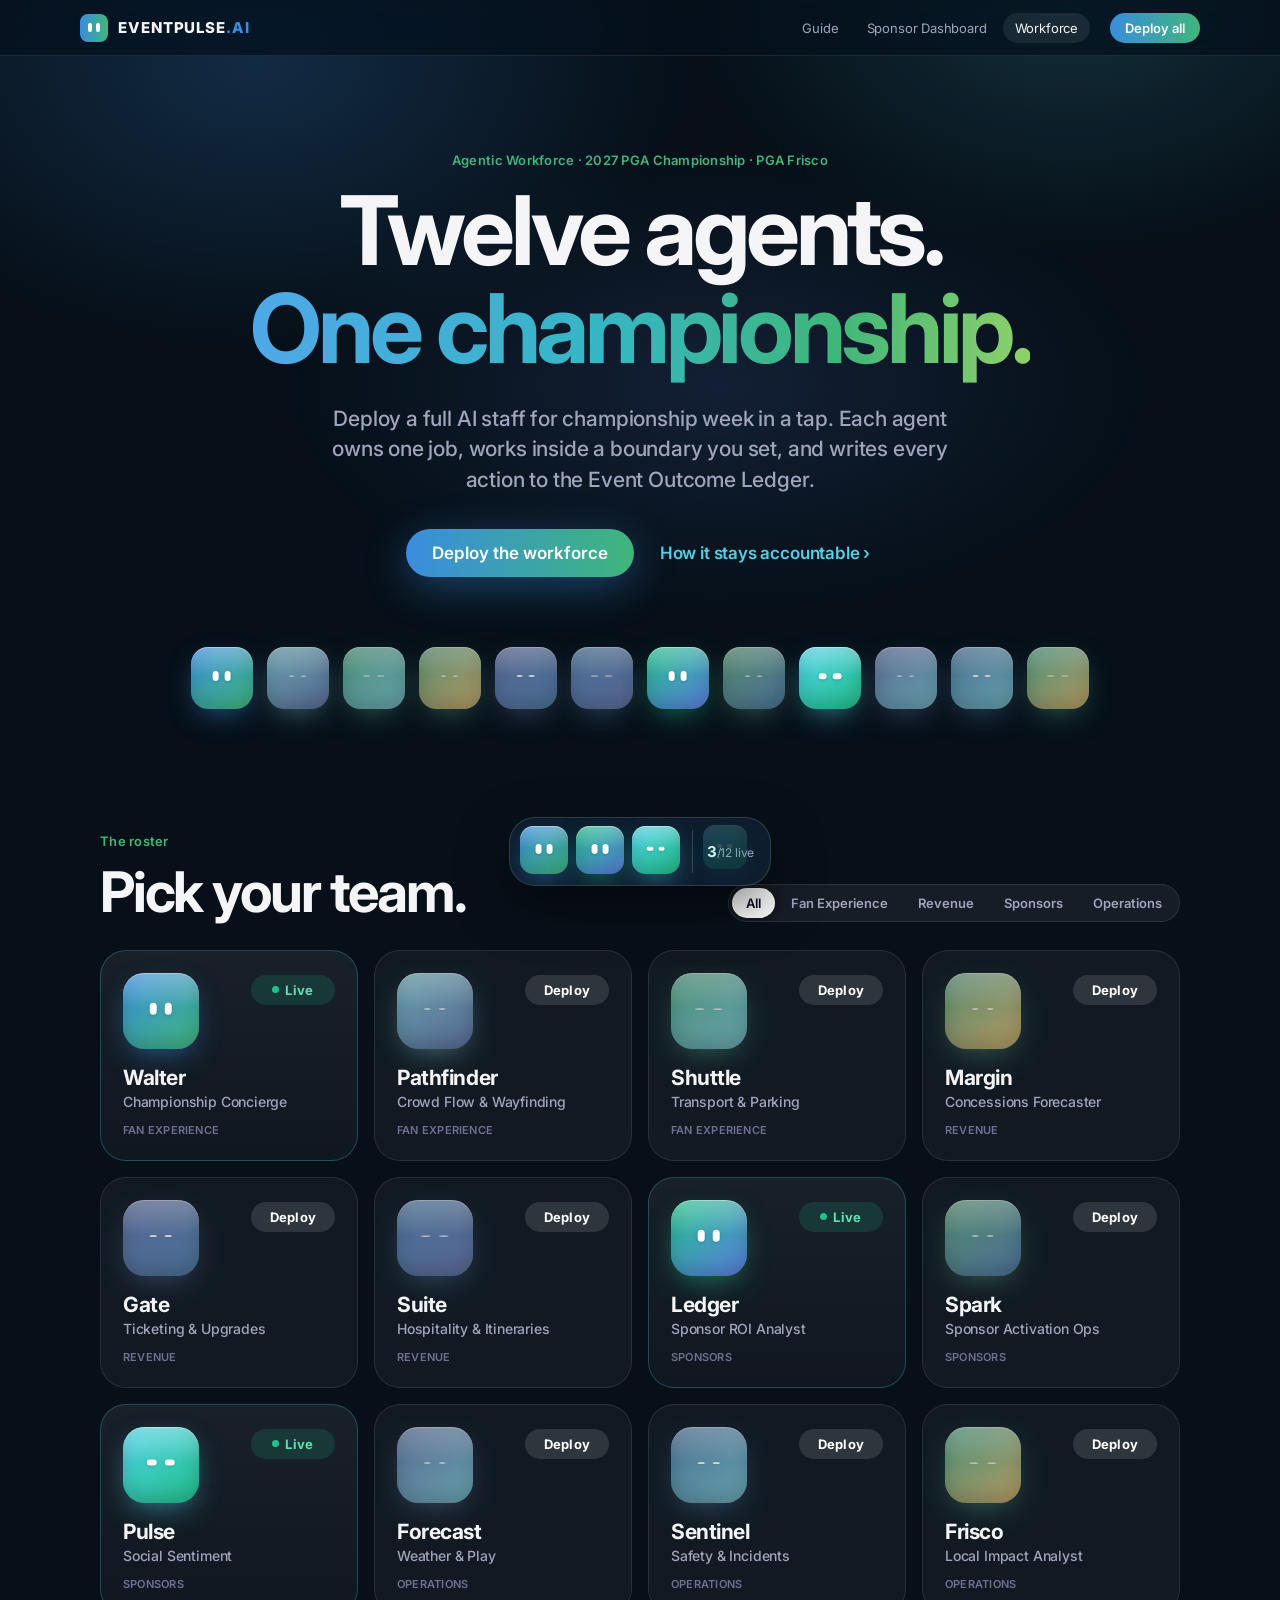
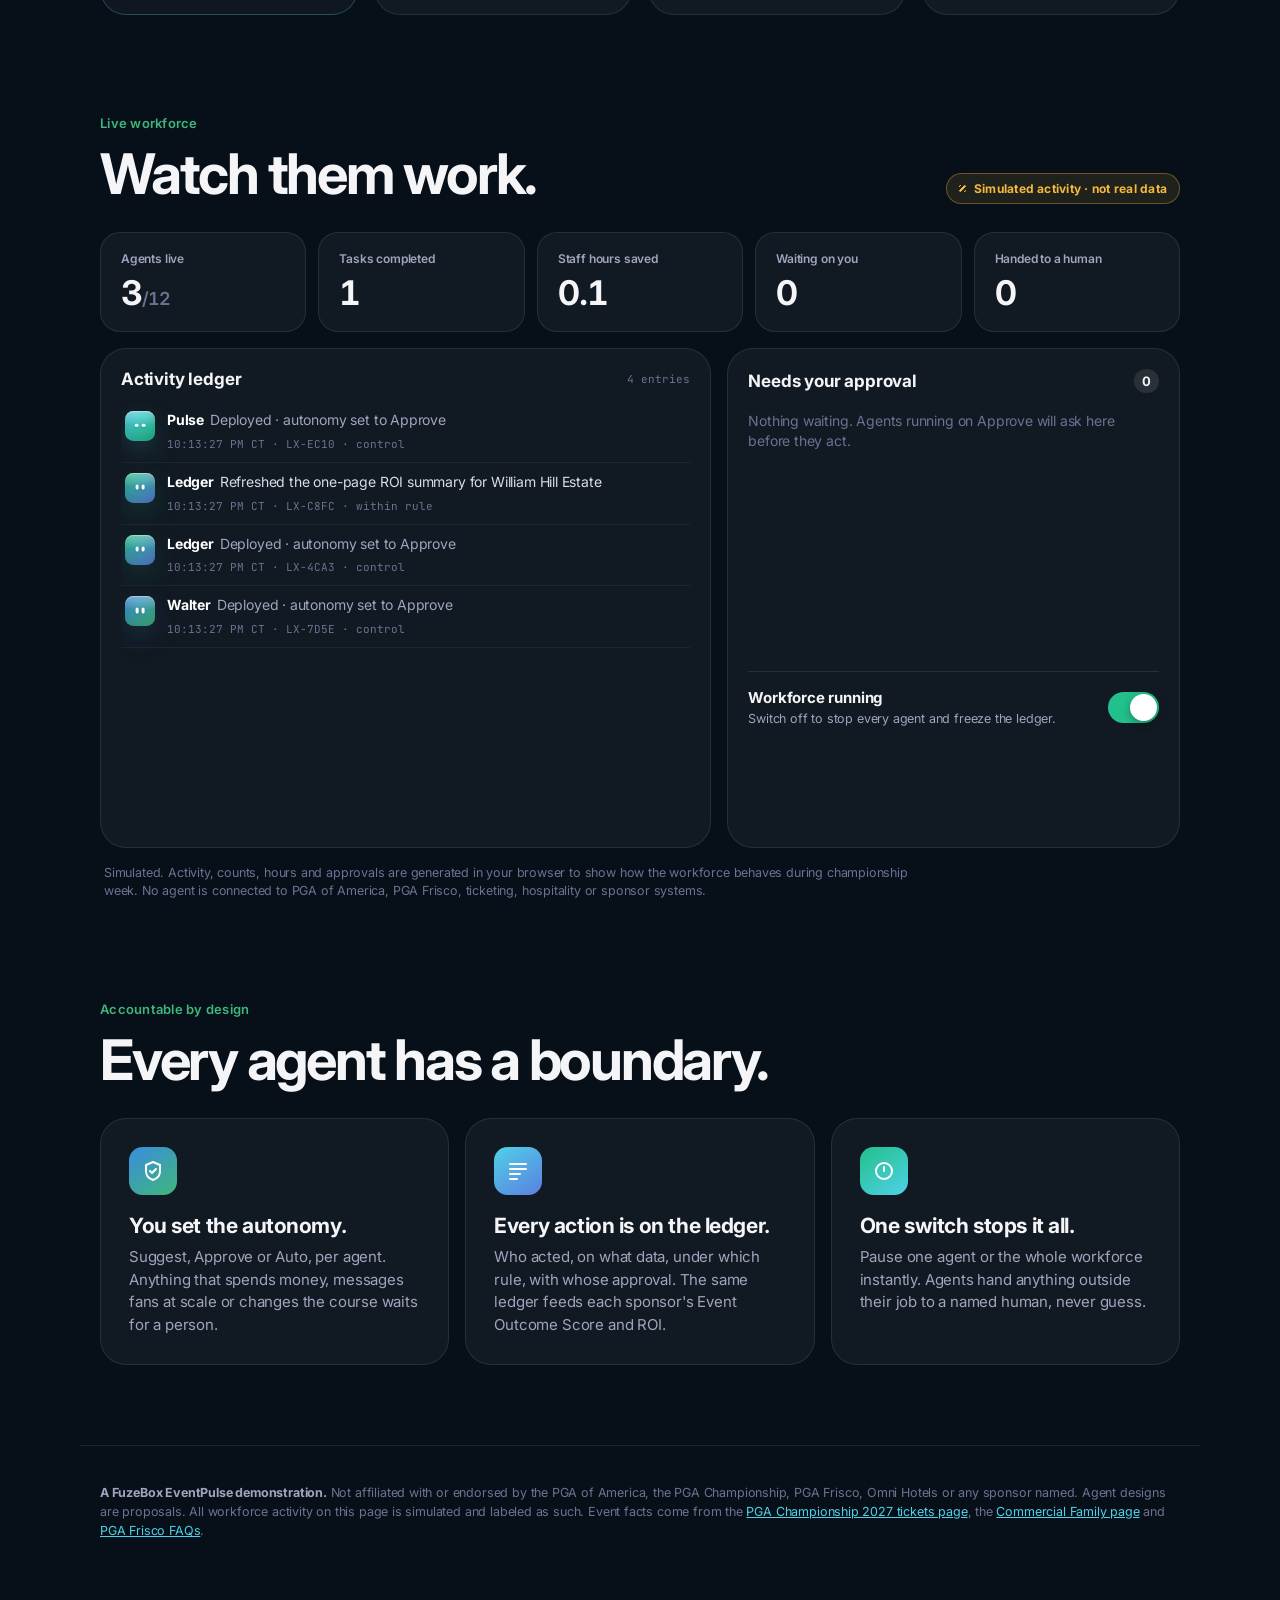
<file: agents/index.html>
<!doctype html>
<html lang="en">
<head>
<meta charset="utf-8">
<meta name="viewport" content="width=device-width, initial-scale=1, viewport-fit=cover">
<title>Agentic Workforce · EventPulse Demo: 2027 PGA Championship at PGA Frisco</title>
<meta name="description" content="Deploy the EventPulse agentic workforce for the 2027 PGA Championship at PGA Frisco: twelve AI agents across fan experience, revenue, sponsors and operations, each with a human-approval boundary and a ledger entry for every action.">
<meta name="theme-color" content="#071019">
<link rel="preconnect" href="https://fonts.googleapis.com">
<link rel="preconnect" href="https://fonts.gstatic.com" crossorigin>
<link href="https://fonts.googleapis.com/css2?family=Inter:wght@400;500;600;700;800&family=JetBrains+Mono:wght@500;700&display=swap" rel="stylesheet">
<link rel="icon" href="data:image/svg+xml,<svg xmlns='http://www.w3.org/2000/svg' viewBox='0 0 32 32'><defs><linearGradient id='g' x1='0' y1='0' x2='1' y2='1'><stop offset='0' stop-color='%233A8DDE'/><stop offset='1' stop-color='%233FB67A'/></linearGradient></defs><rect width='32' height='32' rx='9' fill='url(%23g)'/><rect x='9' y='12' width='4' height='7' rx='2' fill='white'/><rect x='19' y='12' width='4' height='7' rx='2' fill='white'/></svg>">
<link rel="stylesheet" href="./agents.css">
</head>
<body>
<header class="nav">
  <a class="brand" href="../#home" aria-label="EventPulse home"><span class="bmark"><i></i><i></i></span><b>EVENTPULSE<em>.AI</em></b></a>
  <nav class="links" aria-label="Site">
    <a href="../#home">Guide</a>
    <a href="../dashboard/">Sponsor Dashboard</a>
    <a href="./" class="on" aria-current="page">Workforce</a>
  </nav>
  <button class="nav-cta" id="navDeploy">Deploy all</button>
</header>

<main>
  <section class="hero">
    <p class="eyebrow">Agentic Workforce · 2027 PGA Championship · PGA Frisco</p>
    <h1>Twelve agents.<br><span class="grad">One championship.</span></h1>
    <p class="lede">Deploy a full AI staff for championship week in a tap. Each agent owns one job, works inside a boundary you set, and writes every action to the Event Outcome Ledger.</p>
    <div class="cta">
      <button class="btn primary" id="deployAll">Deploy the workforce</button>
      <a class="btn link" href="#how">How it stays accountable ›</a>
    </div>
    <div class="parade" id="parade" aria-hidden="true"></div>
  </section>

  <section class="sec" id="roster">
    <div class="sec-h">
      <div><p class="eyebrow">The roster</p><h2>Pick your team.</h2></div>
      <div class="seg" id="teams" role="tablist" aria-label="Filter by team"></div>
    </div>
    <div class="grid" id="grid"></div>
  </section>

  <section class="sec" id="live">
    <div class="sec-h">
      <div><p class="eyebrow">Live workforce</p><h2>Watch them work.</h2></div>
      <div class="simtag"><i></i>Simulated activity · not real data</div>
    </div>
    <div class="stats" id="stats"></div>
    <div class="live-grid">
      <div class="panel feed-p">
        <div class="p-h"><h3>Activity ledger</h3><span class="mono" id="feedCount">0 entries</span></div>
        <ol class="feed" id="feed"></ol>
      </div>
      <div class="panel appr-p">
        <div class="p-h"><h3>Needs your approval</h3><span class="badge" id="apprN">0</span></div>
        <div class="appr" id="appr"><p class="empty">Nothing waiting. Agents running on Approve will ask here before they act.</p></div>
        <div class="kill"><div><b id="killT">Workforce running</b><span id="killS">Switch off to stop every agent and freeze the ledger.</span></div><button class="switch on" id="kill" role="switch" aria-checked="true" aria-label="Workforce running"><i></i></button></div>
      </div>
    </div>
    <p class="fine">Simulated. Activity, counts, hours and approvals are generated in your browser to show how the workforce behaves during championship week. No agent is connected to PGA of America, PGA Frisco, ticketing, hospitality or sponsor systems.</p>
  </section>

  <section class="sec" id="how">
    <div class="sec-h"><div><p class="eyebrow">Accountable by design</p><h2>Every agent has a boundary.</h2></div></div>
    <div class="pillars">
      <div class="pillar"><span class="pi g1"><svg viewBox="0 0 24 24"><path d="M12 3l7 3v6c0 4.5-3 7.8-7 9-4-1.2-7-4.5-7-9V6l7-3z"/><path d="M9 12l2 2 4-4"/></svg></span><h3>You set the autonomy.</h3><p>Suggest, Approve or Auto, per agent. Anything that spends money, messages fans at scale or changes the course waits for a person.</p></div>
      <div class="pillar"><span class="pi g2"><svg viewBox="0 0 24 24"><path d="M4 5h16M4 10h16M4 15h10M4 20h7"/></svg></span><h3>Every action is on the ledger.</h3><p>Who acted, on what data, under which rule, with whose approval. The same ledger feeds each sponsor's Event Outcome Score and ROI.</p></div>
      <div class="pillar"><span class="pi g3"><svg viewBox="0 0 24 24"><circle cx="12" cy="12" r="8"/><path d="M12 8v4"/></svg></span><h3>One switch stops it all.</h3><p>Pause one agent or the whole workforce instantly. Agents hand anything outside their job to a named human, never guess.</p></div>
    </div>
  </section>
</main>

<div class="dock-wrap" aria-label="Live agents"><div class="dock" id="dock"><span class="dock-empty">Deployed agents appear here</span></div></div>

<div class="sheet-bg" id="sheetBg" hidden></div>
<div class="sheet" id="sheet" role="dialog" aria-modal="true" aria-labelledby="shName" hidden></div>
<div class="toast" id="toast" role="status" aria-live="polite"></div>

<footer class="foot">
  <p><b>A FuzeBox EventPulse demonstration.</b> Not affiliated with or endorsed by the PGA of America, the PGA Championship, PGA Frisco, Omni Hotels or any sponsor named. Agent designs are proposals. All workforce activity on this page is simulated and labeled as such. Event facts come from the <a href="https://www.pgachampionship.com/tickets-2027" target="_blank" rel="noopener">PGA Championship 2027 tickets page</a>, the <a href="https://www.pgachampionship.com/commercial-family" target="_blank" rel="noopener">Commercial Family page</a> and <a href="https://www.pgafrisco.com/faqs/" target="_blank" rel="noopener">PGA Frisco FAQs</a>.</p>
</footer>

<script src="../data.js"></script>
<script src="../dashboard/dash-data.js"></script>
<script src="./agents.js"></script>
</body>
</html>
</file>
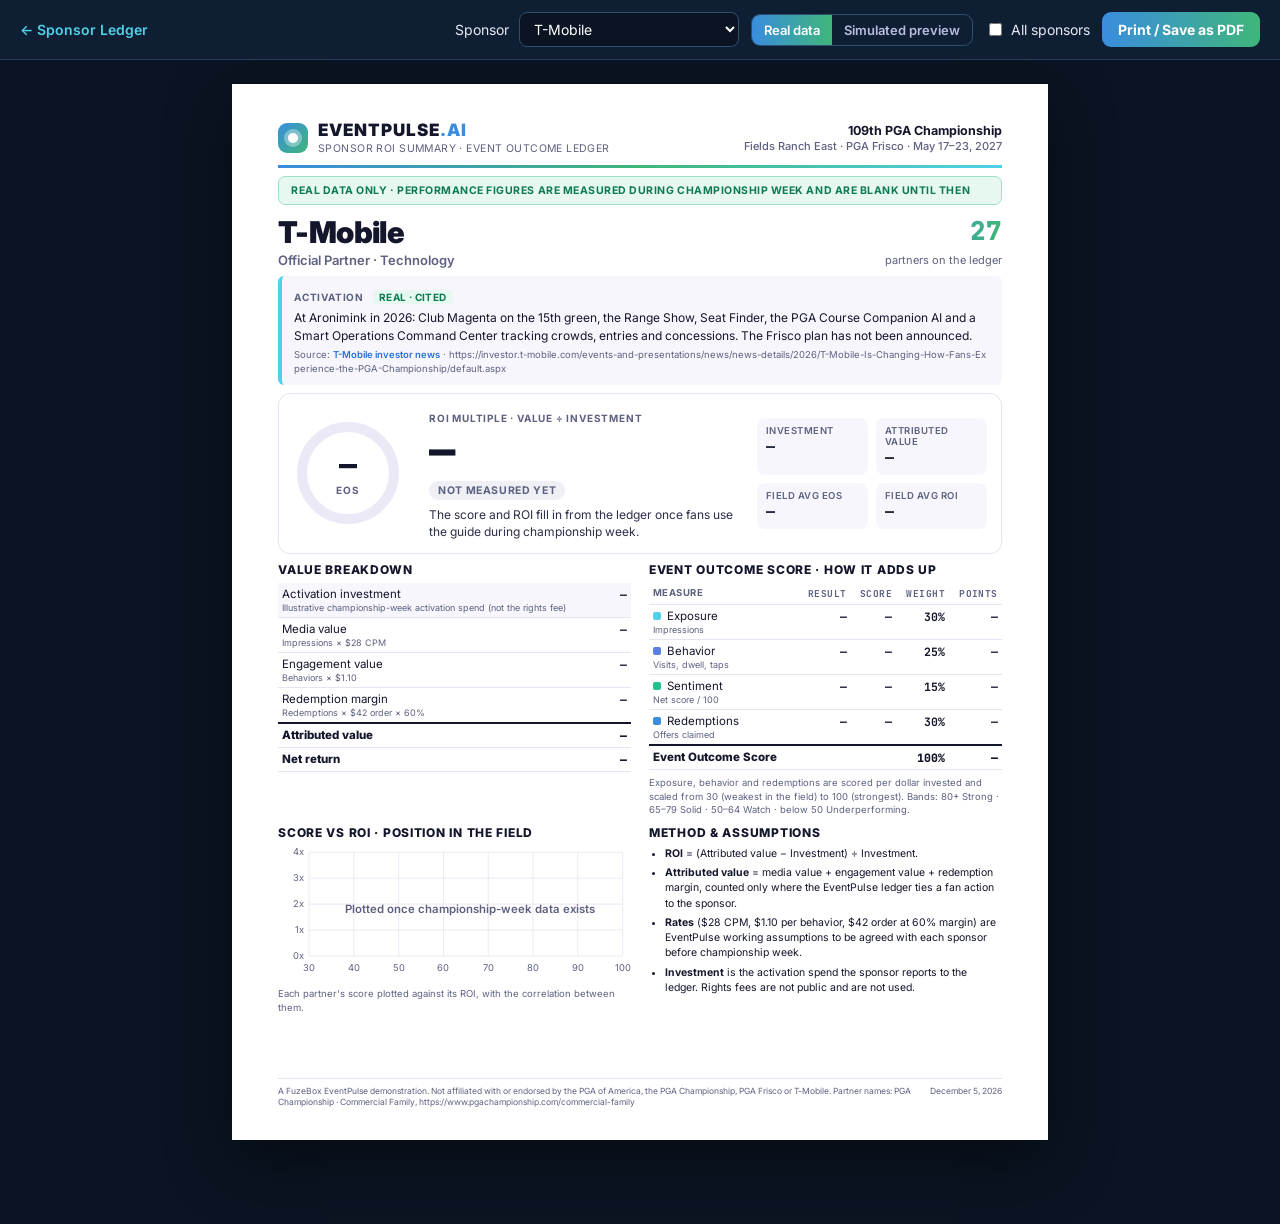
<file: dashboard/roi.html>
<!doctype html>
<html lang="en">
<head>
<meta charset="utf-8">
<meta name="viewport" content="width=device-width, initial-scale=1">
<title>Sponsor ROI Summary · EventPulse Demo: 2027 PGA Championship at PGA Frisco</title>
<link rel="preconnect" href="https://fonts.googleapis.com">
<link rel="preconnect" href="https://fonts.gstatic.com" crossorigin>
<link href="https://fonts.googleapis.com/css2?family=Inter:wght@400;500;600;700;800;900&family=JetBrains+Mono:wght@500;700;800&display=swap" rel="stylesheet">
<link rel="stylesheet" href="./roi.css">
</head>
<body>
<div class="bar no-print">
  <a class="back" href="./#roi">← Sponsor Ledger</a>
  <label>Sponsor <select id="pick"></select></label>
  <div class="seg" id="mode"><button data-m="real">Real data</button><button data-m="sim">Simulated preview</button></div>
  <label class="chk"><input type="checkbox" id="all"> All sponsors</label>
  <button class="print" id="print">Print / Save as PDF</button>
</div>
<main id="pages"></main>
<script src="../data.js"></script>
<script src="./dash-data.js"></script>
<script src="./roi-model.js"></script>
<script src="./roi.js"></script>
</body>
</html>
</file>
<file: agents/agents.css>
:root{--bg:#071019;--bg2:#0c1a2c;--card:rgba(255,255,255,.045);--line:rgba(255,255,255,.09);--ink:#f5f5f7;--mute:#a1a4bd;--dim:#6e7192;
--pink:#3A8DDE;--org:#3FB67A;--cy:#4FD1E8;--pu:#5B7FE0;--gr:#22C08A;--am:#F5B83D;--grad:linear-gradient(90deg,#3A8DDE,#3FB67A);
--font:-apple-system,BlinkMacSystemFont,"SF Pro Display","SF Pro Text",Inter,system-ui,sans-serif;--ease:cubic-bezier(.22,1,.36,1)}
*{box-sizing:border-box}html{scroll-behavior:smooth;-webkit-text-size-adjust:100%}
body{margin:0;background:var(--bg);color:var(--ink);font-family:var(--font);-webkit-font-smoothing:antialiased;letter-spacing:-.011em;padding-bottom:120px;overflow-x:hidden}
body::before{content:"";position:fixed;inset:-20% -10% auto;height:90vh;background:radial-gradient(40% 50% at 25% 30%,rgba(58,141,222,.22),transparent 70%),radial-gradient(35% 45% at 78% 22%,rgba(79,209,232,.16),transparent 70%),radial-gradient(40% 40% at 55% 70%,rgba(91,127,224,.14),transparent 70%);pointer-events:none;z-index:-1}
a{color:var(--cy)}button{font-family:inherit}
.mono{font-family:"JetBrains Mono",ui-monospace,monospace;font-size:11px;color:var(--dim);letter-spacing:0}

/* nav */
.nav{position:sticky;top:0;z-index:30;display:flex;align-items:center;gap:20px;height:56px;padding:0 max(20px,calc((100vw - 1120px)/2));background:rgba(7,16,25,.72);backdrop-filter:saturate(180%) blur(20px);-webkit-backdrop-filter:saturate(180%) blur(20px);border-bottom:1px solid var(--line)}
.brand{display:flex;align-items:center;gap:10px;text-decoration:none;color:var(--ink)}.brand b{font-weight:800;font-size:15px;letter-spacing:.06em}.brand em{font-style:normal;color:var(--pink)}
.bmark{width:28px;height:28px;border-radius:8px;background:var(--grad);display:flex;gap:4px;align-items:center;justify-content:center}.bmark i{width:4px;height:9px;border-radius:2px;background:#fff}
.links{display:flex;gap:4px;margin-left:auto}.links a{color:var(--mute);text-decoration:none;font-size:13px;padding:7px 12px;border-radius:999px;transition:color .2s}.links a:hover{color:var(--ink)}.links a.on{color:var(--ink);background:rgba(255,255,255,.08)}
.nav-cta{background:var(--grad);color:#fff;border:0;border-radius:999px;padding:7px 15px;font-size:13px;font-weight:600;cursor:pointer}

/* hero */
.hero{max-width:1120px;margin:0 auto;padding:96px 20px 40px;text-align:center}
.eyebrow{margin:0 0 14px;color:var(--org);font-size:13px;font-weight:600;letter-spacing:.02em}
h1{margin:0;font-size:clamp(46px,8.4vw,96px);line-height:1.02;font-weight:700;letter-spacing:-.045em}
.grad{background:linear-gradient(90deg,#4FA8E8 0%,#36B6C4 45%,#3FB67A 75%,#8FD16A 100%);-webkit-background-clip:text;background-clip:text;color:transparent}
.lede{max-width:640px;margin:26px auto 0;font-size:clamp(17px,2vw,21px);line-height:1.45;color:var(--mute);font-weight:500}
.cta{display:flex;gap:22px;justify-content:center;align-items:center;margin-top:34px;flex-wrap:wrap}
.btn{border:0;cursor:pointer;font-size:17px;font-weight:600;text-decoration:none;border-radius:999px;padding:14px 26px;transition:transform .2s var(--ease),box-shadow .2s}
.btn.primary{background:var(--grad);color:#fff;box-shadow:0 10px 40px rgba(58,141,222,.4)}.btn.primary:hover{transform:scale(1.03)}
.btn.link{background:none;color:var(--cy);padding:14px 4px}
.parade{display:flex;justify-content:center;gap:14px;margin:70px auto 0;flex-wrap:wrap;max-width:940px}
.pp{animation:bob 5s var(--ease) infinite;animation-delay:calc(var(--i)*-.42s)}.pp .av{width:62px;height:62px}
@keyframes bob{0%,100%{transform:translateY(0)}50%{transform:translateY(-9px)}}

/* avatar (squircle face) */
.av{--a:#3A8DDE;--b:#3FB67A;position:relative;display:inline-block;flex:none;width:76px;height:76px;border-radius:28%;background:linear-gradient(145deg,var(--a),var(--b));box-shadow:inset 0 1px 0 rgba(255,255,255,.35),inset 0 -8px 18px rgba(0,0,0,.18),0 10px 28px -8px color-mix(in srgb,var(--a) 60%,transparent);transition:filter .4s,transform .3s var(--ease)}
.av .gl{position:absolute;inset:0;border-radius:inherit;background:linear-gradient(180deg,rgba(255,255,255,.32),rgba(255,255,255,0) 46%);pointer-events:none}
.av .eyes{position:absolute;left:50%;top:47%;transform:translate(-50%,-50%);display:flex;gap:18%;width:56%;justify-content:center}
.av .eyes i{display:block;width:17%;min-width:6px;aspect-ratio:1/1.7;background:#fff;border-radius:999px;box-shadow:0 1px 3px rgba(0,0,0,.18);transition:transform .35s var(--ease)}
.av.e-r .eyes i{aspect-ratio:1/1.15}.av.e-w .eyes i{aspect-ratio:1.5/1;width:24%}
.av.sleep{filter:saturate(.55) brightness(.82)}.av.sleep .eyes i{transform:scaleY(.18)}
.av.live .eyes{animation:look 7s ease-in-out infinite}.av.live .eyes i{animation:blink 4.6s infinite}
.av.live::after{content:"";position:absolute;inset:-5px;border-radius:32%;border:2px solid var(--a);opacity:0;animation:ring 2.6s ease-out infinite}
@keyframes blink{0%,46%,50%,100%{transform:scaleY(1)}48%{transform:scaleY(.1)}}
@keyframes look{0%,18%,100%{transform:translate(-50%,-50%)}24%,40%{transform:translate(-62%,-52%)}48%,64%{transform:translate(-38%,-52%)}70%,90%{transform:translate(-50%,-44%)}}
@keyframes ring{0%{opacity:.7;transform:scale(.96)}100%{opacity:0;transform:scale(1.18)}}
.av.busy{animation:hop .5s var(--ease)}@keyframes hop{40%{transform:translateY(-6px) scale(1.06)}}
.av.mini{width:30px;height:30px}.av.mini::after{display:none}.av.mini .eyes i{min-width:3px}
.av.big{width:96px;height:96px}
.flyer{position:fixed;z-index:60;transition:all .7s var(--ease);pointer-events:none}
body.paused .av.live .eyes,body.paused .av.live .eyes i{animation-play-state:paused}body.paused .av.live::after{display:none}

/* sections */
.sec{max-width:1120px;margin:0 auto;padding:80px 20px 20px}
.sec-h{display:flex;justify-content:space-between;align-items:flex-end;gap:20px;flex-wrap:wrap;margin-bottom:28px}
h2{margin:0;font-size:clamp(34px,5vw,56px);font-weight:700;letter-spacing:-.04em;line-height:1.05}
.seg{display:inline-flex;background:rgba(255,255,255,.06);border:1px solid var(--line);border-radius:999px;padding:3px;gap:2px;overflow-x:auto;max-width:100%;scrollbar-width:none}
.seg button{border:0;background:none;color:var(--mute);font-size:13px;font-weight:600;padding:7px 14px;border-radius:999px;cursor:pointer;white-space:nowrap;transition:all .25s var(--ease)}
.seg button[aria-selected=true]{background:#fff;color:#0b0d20;box-shadow:0 2px 8px rgba(0,0,0,.3)}

/* roster grid */
.grid{display:grid;grid-template-columns:repeat(auto-fill,minmax(250px,1fr));gap:16px}
.card{position:relative;display:flex;flex-direction:column;gap:16px;padding:22px;border-radius:26px;background:var(--card);border:1px solid var(--line);cursor:pointer;transition:transform .35s var(--ease),background .3s,border-color .3s;outline:none}
.card:hover,.card:focus-visible{transform:translateY(-4px) scale(1.01);background:rgba(255,255,255,.07);border-color:rgba(255,255,255,.16)}
.card.is-live{background:linear-gradient(180deg,rgba(255,255,255,.07),rgba(255,255,255,.035));border-color:rgba(79,209,232,.25)}
.c-t h3{margin:0;font-size:21px;font-weight:700;letter-spacing:-.02em}.c-t p{margin:3px 0 8px;color:var(--mute);font-size:14px;font-weight:500}
.team{display:inline-block;font-size:11px;font-weight:600;color:var(--dim);letter-spacing:.02em;text-transform:uppercase}
.get{position:absolute;top:24px;right:22px;min-width:84px;height:30px;padding:0 15px;border:0;border-radius:999px;background:rgba(255,255,255,.12);color:#fff;font-size:13px;font-weight:700;letter-spacing:.02em;cursor:pointer;display:inline-flex;align-items:center;justify-content:center;gap:6px;transition:background .25s,transform .2s}
.get:hover{background:rgba(255,255,255,.2)}.get:active{transform:scale(.95)}
.get.on{background:rgba(34,192,138,.16);color:#5ee3b0}
.get .ld{width:7px;height:7px;border-radius:50%;background:#22C08A;box-shadow:0 0 0 0 rgba(34,192,138,.6);animation:pulse 1.8s infinite}
@keyframes pulse{70%{box-shadow:0 0 0 7px rgba(34,192,138,0)}100%{box-shadow:0 0 0 0 rgba(34,192,138,0)}}
.get.loading{min-width:30px;width:30px;padding:0;background:none}
.ring{width:30px;height:30px;transform:rotate(-90deg)}.ring circle{fill:none;stroke:rgba(255,255,255,.18);stroke-width:3}
.ring .pr{stroke:var(--cy);stroke-dasharray:94.2;stroke-dashoffset:94.2;stroke-linecap:round;animation:fill .85s var(--ease) forwards}@keyframes fill{to{stroke-dashoffset:0}}
.get.big{position:static;height:36px;font-size:14px;margin-left:auto;align-self:center}

/* live */
.simtag{display:inline-flex;align-items:center;gap:8px;font-size:12px;font-weight:700;color:#F5B83D;background:rgba(245,184,61,.1);border:1px solid rgba(245,184,61,.35);padding:7px 12px;border-radius:999px;letter-spacing:.02em}
.simtag i{width:7px;height:7px;border-radius:2px;background:repeating-linear-gradient(135deg,#F5B83D 0 2px,transparent 2px 4px)}.simtag.sm{font-size:10.5px;padding:4px 9px}
.stats{display:grid;grid-template-columns:repeat(5,1fr);gap:12px;margin-bottom:16px}
.stat{padding:18px 20px;border-radius:20px;background:var(--card);border:1px solid var(--line)}
.stat span{display:block;font-size:12px;color:var(--mute);font-weight:600}.stat b{display:block;margin-top:6px;font-size:34px;font-weight:700;letter-spacing:-.03em;font-variant-numeric:tabular-nums}.stat small{font-size:18px;color:var(--dim);font-weight:600}
.stat.hot{border-color:rgba(58,141,222,.45);background:rgba(58,141,222,.08)}.stat.hot b{color:var(--pink)}
.live-grid{display:grid;grid-template-columns:1.35fr 1fr;gap:16px}
.panel{border-radius:26px;background:var(--card);border:1px solid var(--line);padding:20px 20px 16px;min-width:0}
.p-h{display:flex;justify-content:space-between;align-items:center;margin-bottom:12px}.p-h h3{margin:0;font-size:17px;font-weight:700}
.feed{list-style:none;margin:0;padding:0;height:430px;overflow:hidden;-webkit-mask-image:linear-gradient(180deg,#000 75%,transparent)}
.fi{display:flex;gap:12px;align-items:flex-start;padding:10px 4px;border-bottom:1px solid rgba(255,255,255,.05);animation:in .5s var(--ease)}
.fi p{margin:0 0 2px;font-size:14px;line-height:1.35;color:#d9dbe8}.fi p b{color:#fff;margin-right:2px}
.fi.ok .mono{color:#5ee3b0}.fi.no .mono{color:#ff8aa8}.fi.esc .mono{color:#F5B83D}.fi.auto .mono{color:var(--cy)}.fi.sys p{color:var(--mute)}
@keyframes in{from{opacity:0;transform:translateY(-8px)}}
.badge{min-width:24px;height:24px;padding:0 8px;border-radius:999px;background:rgba(255,255,255,.1);font-size:13px;font-weight:700;display:inline-flex;align-items:center;justify-content:center}.badge.hot{background:var(--pink)}
.appr{display:flex;flex-direction:column;gap:10px;min-height:250px}
.empty{color:var(--dim);font-size:14px;line-height:1.45;margin:6px 0}
.ap{display:grid;grid-template-columns:auto 1fr;gap:4px 12px;padding:14px;border-radius:18px;background:rgba(255,255,255,.06);border:1px solid rgba(255,255,255,.08);animation:in .45s var(--ease);transition:opacity .25s,transform .25s}
.ap.gone{opacity:0;transform:scale(.96)}
.ap-t b{font-size:12px;color:var(--mute);font-weight:600}.ap-t p{margin:2px 0;font-size:15px;font-weight:600;line-height:1.3}.ap-t span{font-size:12px;color:var(--dim)}
.ap-b{grid-column:2;display:flex;gap:8px;margin-top:8px}
.ap-b button{flex:1;border:0;border-radius:12px;height:36px;font-size:14px;font-weight:600;cursor:pointer}
.ap-b .no{background:rgba(255,255,255,.08);color:var(--ink)}.ap-b .ok{background:var(--grad);color:#fff}
.kill{display:flex;align-items:center;justify-content:space-between;gap:14px;margin-top:16px;padding-top:16px;border-top:1px solid var(--line)}
.kill b{display:block;font-size:15px}.kill span{font-size:12.5px;color:var(--mute)}
.switch{flex:none;width:51px;height:31px;border-radius:999px;border:0;background:rgba(255,255,255,.18);position:relative;cursor:pointer;transition:background .3s}
.switch i{position:absolute;top:2px;left:2px;width:27px;height:27px;border-radius:50%;background:#fff;box-shadow:0 3px 8px rgba(0,0,0,.3);transition:transform .3s var(--ease)}
.switch.on{background:#22C08A}.switch.on i{transform:translateX(20px)}
.fine{color:var(--dim);font-size:12.5px;line-height:1.5;margin:16px 4px 0;max-width:820px}

/* pillars */
.pillars{display:grid;grid-template-columns:repeat(3,1fr);gap:16px}
.pillar{padding:28px;border-radius:26px;background:var(--card);border:1px solid var(--line)}
.pillar h3{margin:18px 0 8px;font-size:21px;letter-spacing:-.02em}.pillar p{margin:0;color:var(--mute);font-size:15px;line-height:1.5}
.pi{width:48px;height:48px;border-radius:28%;display:grid;place-items:center}.pi svg{width:24px;height:24px;fill:none;stroke:#fff;stroke-width:2;stroke-linecap:round;stroke-linejoin:round}
.pi.g1{background:linear-gradient(145deg,#3A8DDE,#3FB67A)}.pi.g2{background:linear-gradient(145deg,#4FD1E8,#5B7FE0)}.pi.g3{background:linear-gradient(145deg,#22C08A,#4FD1E8)}

/* dock */
.dock-wrap{position:fixed;left:0;right:0;bottom:max(14px,env(safe-area-inset-bottom));z-index:40;display:flex;justify-content:center;pointer-events:none;padding:0 12px}
.dock{pointer-events:auto;display:flex;align-items:flex-end;gap:8px;padding:8px 10px;border-radius:26px;background:rgba(22,40,60,.55);backdrop-filter:saturate(180%) blur(24px);-webkit-backdrop-filter:saturate(180%) blur(24px);border:1px solid rgba(255,255,255,.14);box-shadow:0 20px 50px rgba(0,0,0,.5);max-width:100%;overflow-x:auto;scrollbar-width:none;min-height:66px}
.dock-empty{color:var(--dim);font-size:13px;padding:14px 16px}
.dk{position:relative;border:0;background:none;padding:0;cursor:pointer;transition:transform .25s var(--ease);flex:none}
.dk .av{width:48px;height:48px}.dk .av::after{inset:-3px}
.dk:hover{transform:translateY(-8px) scale(1.18)}
.dl{position:absolute;bottom:calc(100% + 12px);left:50%;transform:translateX(-50%);background:rgba(22,40,60,.9);color:#fff;font-size:12px;font-weight:600;padding:4px 9px;border-radius:7px;white-space:nowrap;opacity:0;pointer-events:none;transition:opacity .15s}
.dk:hover .dl{opacity:1}
.dsep{width:1px;align-self:stretch;margin:4px 4px;background:rgba(255,255,255,.18);flex:none}
.dcount{font-size:12px;color:var(--mute);white-space:nowrap;align-self:center;padding:0 6px 0 2px;flex:none}.dcount b{color:#fff;font-size:15px}

/* sheet */
.sheet-bg{position:fixed;inset:0;z-index:70;background:rgba(0,0,0,.5);backdrop-filter:blur(6px);-webkit-backdrop-filter:blur(6px);opacity:0;transition:opacity .28s}.sheet-bg.open{opacity:1}
.sheet{position:fixed;z-index:80;left:50%;top:50%;width:min(620px,calc(100vw - 32px));max-height:calc(100vh - 48px);overflow:auto;transform:translate(-50%,-46%) scale(.97);opacity:0;transition:transform .35s var(--ease),opacity .28s;background:#11233a;border:1px solid rgba(255,255,255,.12);border-radius:30px;padding:28px;box-shadow:0 40px 100px rgba(0,0,0,.6)}
.sheet.open{transform:translate(-50%,-50%) scale(1);opacity:1}
.x{position:absolute;top:16px;right:16px;width:32px;height:32px;border-radius:50%;border:0;background:rgba(255,255,255,.1);color:#fff;font-size:20px;line-height:1;cursor:pointer}
.sh-top{display:flex;gap:18px;align-items:center;padding-right:36px}.sh-top h2{font-size:34px;margin:2px 0}.sh-top p{margin:0;color:var(--mute);font-size:15px;font-weight:500}
.sh-m{font-size:17px;line-height:1.45;margin:20px 0;color:#e6e7f1}
.sh-auto{display:flex;flex-wrap:wrap;align-items:center;gap:10px 14px;padding:14px 16px;border-radius:18px;background:rgba(255,255,255,.05)}
.sh-auto>span{font-size:13px;font-weight:700}.sh-auto em{flex-basis:100%;font-style:normal;font-size:13px;color:var(--mute)}
.seg.sm button{font-size:12.5px;padding:6px 13px}
.sh-cols{display:grid;grid-template-columns:1fr 1fr;gap:16px;margin:18px 0}
h4{margin:0 0 8px;font-size:12px;text-transform:uppercase;letter-spacing:.06em;color:var(--dim)}
.sh-cols ul{margin:0;padding:0;list-style:none}.sh-cols li{font-size:14px;padding:6px 0;border-bottom:1px solid rgba(255,255,255,.06);color:#dcdeea}
.sh-g{display:flex;gap:12px;align-items:flex-start;padding:14px 16px;border-radius:18px;background:rgba(79,209,232,.08);border:1px solid rgba(79,209,232,.25)}
.sh-g svg{width:22px;height:22px;flex:none;fill:none;stroke:var(--cy);stroke-width:2}.sh-g b{font-size:13px}.sh-g p{margin:2px 0 0;font-size:14px;color:#d9eef3}
.sh-src{font-size:12.5px;color:var(--mute);margin:12px 2px 0}
.sh-live{margin-top:18px;padding:16px;border-radius:18px;background:rgba(0,0,0,.2)}
.sh-k{display:flex;gap:24px;margin-bottom:8px}.sh-k span{display:block;font-size:11px;color:var(--dim);font-weight:600}.sh-k b{font-size:20px}
.mini-log{list-style:none;margin:0;padding:0}.mini-log li{font-size:13px;padding:6px 0;border-top:1px solid rgba(255,255,255,.05);color:#d4d6e4;animation:in .4s var(--ease)}.mini-log .mono{margin-right:6px}

/* toast */
.toast{position:fixed;top:68px;left:50%;transform:translate(-50%,-20px);z-index:90;padding:10px 18px;border-radius:999px;background:rgba(22,40,60,.85);backdrop-filter:blur(20px);-webkit-backdrop-filter:blur(20px);border:1px solid rgba(255,255,255,.14);font-size:14px;font-weight:600;opacity:0;transition:all .35s var(--ease);pointer-events:none}
.toast.show{opacity:1;transform:translate(-50%,0)}.toast.hot{border-color:rgba(58,141,222,.6)}

.foot{max-width:1120px;margin:60px auto 0;padding:24px 20px;border-top:1px solid var(--line);color:var(--dim);font-size:12.5px;line-height:1.55}.foot b{color:var(--mute)}

@media (max-width:900px){.appr{min-height:90px}.stats{grid-template-columns:repeat(3,1fr)}.live-grid,.pillars{grid-template-columns:1fr}.feed{height:340px}}
@media (max-width:640px){
  .nav{gap:10px;padding:0 14px}.links a:not(.on){display:none}.brand b{font-size:13px}
  .hero{padding:64px 18px 24px}.parade{gap:10px;margin-top:46px}.pp .av{width:46px;height:46px}
  .sec{padding:56px 16px 10px}.grid{grid-template-columns:1fr 1fr;gap:10px}
  .card{padding:16px;gap:12px;border-radius:22px}.card .av{width:58px;height:58px}.c-t h3{font-size:17px}.c-t p{font-size:12.5px}
  .get{position:static;align-self:flex-start;min-width:76px}.get.loading{width:30px;min-width:30px}
  .stats{grid-template-columns:1fr 1fr}.stat:first-child{grid-column:1/-1}.stat b{font-size:28px}
  .sheet{top:auto;bottom:0;left:0;width:100%;max-height:88vh;border-radius:28px 28px 0 0;transform:translateY(100%);padding:24px 20px calc(24px + env(safe-area-inset-bottom))}.sheet.open{transform:translateY(0)}
  .sh-top{flex-wrap:wrap}.sh-top .av.big{width:72px;height:72px}.sh-top h2{font-size:28px}.get.big{margin-left:0}
  .sh-cols{grid-template-columns:1fr}.dk .av{width:42px;height:42px}
}
@media (prefers-reduced-motion:reduce){*{animation:none!important;transition:none!important}}
</file>
<file: dashboard/roi.css>
:root{--ink:#14162b;--mut:#5d6180;--line:#e6e4f0;--pink:#3A8DDE;--org:#3FB67A;--cy:#4FD1E8;--pu:#5B7FE0;--gr:#22C08A;--am:#F2A93B}
*{box-sizing:border-box}html,body{margin:0}
body{font-family:Inter,system-ui,sans-serif;color:var(--ink);background:#0a1422;-webkit-print-color-adjust:exact;print-color-adjust:exact}
.bar{position:sticky;top:0;z-index:5;display:flex;flex-wrap:wrap;gap:12px;align-items:center;padding:12px 20px;background:#0f1f33;color:#e8e9f6;font-size:14px;border-bottom:1px solid #22405c}
.bar a.back{color:var(--cy);text-decoration:none;font-weight:600;margin-right:auto}
.bar select{background:#0a1422;color:#fff;border:1px solid #2f4f6e;border-radius:8px;padding:7px 10px;font:inherit;margin-left:6px;max-width:220px}
.seg{display:flex;border:1px solid #2f4f6e;border-radius:9px;overflow:hidden}.seg button{background:none;border:0;color:#b9bce0;padding:7px 12px;font:600 13px Inter;cursor:pointer}
.seg button.on{background:linear-gradient(90deg,var(--pink),var(--org));color:#fff}
.chk{display:flex;gap:6px;align-items:center;cursor:pointer}
.print{background:linear-gradient(90deg,var(--pink),var(--org));color:#fff;border:0;border-radius:9px;padding:9px 16px;font:700 14px Inter;cursor:pointer}
main{padding:24px 0 60px}
.pg{width:8.5in;height:11in;margin:0 auto 24px;background:#fff;padding:.38in .48in .32in;position:relative;display:flex;flex-direction:column;gap:8px;box-shadow:0 20px 60px rgba(0,0,0,.45);overflow:hidden}
.ph-h{display:flex;justify-content:space-between;align-items:center;border-bottom:3px solid transparent;border-image:linear-gradient(90deg,var(--pink),var(--org),var(--cy)) 1;padding-bottom:10px}
.brand{display:flex;gap:10px;align-items:center}.brand b{font:900 17px Inter;letter-spacing:.06em}.brand em{font-style:normal;color:var(--pink)}
.brand small{display:block;font-size:10.5px;color:var(--mut);letter-spacing:.04em;text-transform:uppercase;margin-top:2px}
.logo{width:30px;height:30px;border-radius:9px;background:linear-gradient(135deg,var(--pink),var(--org));display:grid;place-items:center}.logo i{width:10px;height:10px;border-radius:50%;background:#fff;box-shadow:0 0 0 4px rgba(255,255,255,.35)}
.evt{text-align:right;font-weight:700;font-size:12.5px}.evt span{font-weight:500;color:var(--mut);font-size:11px}
.flag{font:700 10.5px Inter;letter-spacing:.05em;text-transform:uppercase;padding:7px 12px;border-radius:7px}
.flag.sim{background:repeating-linear-gradient(135deg,#fff3dc 0 10px,#ffe8bd 10px 20px);color:#8a5200;border:1px solid #f2c56f}
.flag.real{background:#e6f8f0;color:#0d7a52;border:1px solid #9fe0c4}
.who{display:flex;justify-content:space-between;align-items:flex-end}
.who h1{margin:0;font:900 30px Inter;letter-spacing:-.02em;line-height:1.05}.who p{margin:4px 0 0;color:var(--mut);font-size:13px;font-weight:600}
.rank{text-align:right}.rank b{display:block;font:800 26px 'JetBrains Mono';background:linear-gradient(90deg,var(--pink),var(--org));-webkit-background-clip:text;background-clip:text;color:transparent}.rank span{font-size:11px;color:var(--mut)}
.k{font:700 10px Inter;letter-spacing:.08em;text-transform:uppercase;color:var(--mut)}
.tag-real{font-style:normal;margin-left:6px;background:#e6f8f0;color:#0d7a52;border-radius:4px;padding:1px 6px;letter-spacing:.04em}
.act{background:#f7f6fc;border-left:4px solid var(--cy);border-radius:6px;padding:9px 12px}.act p{margin:4px 0 0;font-size:12px;line-height:1.45}
.act .src{font-size:9.5px;color:var(--mut);word-break:break-all}.act a{color:#2a6fdb;font-weight:600;text-decoration:none}
.hero{display:grid;grid-template-columns:120px 1fr 230px;gap:16px;align-items:center;border:1px solid var(--line);border-radius:12px;padding:12px 14px}
.gauge{width:110px;height:110px}.g-n{font:800 30px 'JetBrains Mono';fill:var(--ink)}.g-l{font:700 10px Inter;fill:var(--mut);letter-spacing:.12em}
.hx .big{display:block;font:800 44px 'JetBrains Mono';line-height:1.05;margin:2px 0 4px;letter-spacing:-.02em}
.hx p{margin:6px 0 0;font-size:12px;line-height:1.45;color:#2b2e4a}
.band{display:inline-block;font:700 10.5px Inter;letter-spacing:.06em;text-transform:uppercase;padding:3px 9px;border-radius:20px}
.b-s{background:#dff7ec;color:#0d7a52}.b-o{background:#e1f6fb;color:#0b6c84}.b-w{background:#fff1d9;color:#8a5200}.b-u{background:#fde4ee;color:#a3195b}.b-n{background:#eef0f6;color:var(--mut)}
.kp{display:grid;grid-template-columns:1fr 1fr;gap:8px}.kp div{background:#f7f6fc;border-radius:8px;padding:7px 9px}
.kp span{display:block;font-size:9.5px;color:var(--mut);font-weight:600;text-transform:uppercase;letter-spacing:.05em}.kp b{font:700 15px 'JetBrains Mono'}
.two{display:grid;grid-template-columns:1fr 1fr;gap:18px}
h2{margin:0 0 6px;font:800 12px Inter;letter-spacing:.06em;text-transform:uppercase}
.t{width:100%;border-collapse:collapse;font-size:11.5px}.t td,.t th{padding:4px 4px;border-bottom:1px solid var(--line);vertical-align:top}
.t th{font-size:9.5px;color:var(--mut);text-transform:uppercase;letter-spacing:.05em;text-align:left}
.t small{display:block;font-size:9px;color:var(--mut);margin-top:1px}.t .n{text-align:right;font-family:'JetBrains Mono';font-weight:700;white-space:nowrap}
.t tr.inv td{background:#f7f6fc}.t tr.tot td{font-weight:800;border-top:2px solid var(--ink)}.t tr.net td{font-weight:800;color:#0d7a52}
.is-real .t tr.net td{color:var(--ink)}
.sc-t i{display:inline-block;width:8px;height:8px;border-radius:2px;margin-right:6px}
.fine{font-size:9.5px;color:var(--mut);line-height:1.45;margin:6px 0 0}
.sc{width:100%;height:auto;display:block}.sc .gl{stroke:#eceaf4}.sc .ax{font:9px Inter;fill:var(--mut)}.sc .ph{font:600 11px Inter;fill:var(--mut)}
.sc .fit{stroke:var(--pu);stroke-width:1.5;stroke-dasharray:4 3}.sc .dot{fill:#c9c6dc}.sc .me{fill:var(--pink);stroke:#fff;stroke-width:2}
.m{margin:0;padding-left:16px;font-size:10.5px;line-height:1.45}.m li{margin-bottom:4px}
.pf{margin-top:auto;display:flex;justify-content:space-between;gap:16px;font-size:8.5px;color:var(--mut);border-top:1px solid var(--line);padding-top:7px;line-height:1.4}.pf span:last-child{white-space:nowrap}
@media screen and (max-width:860px){main{padding:12px 0}.pg{zoom:calc(100vw/8.9in)}}
@page{size:letter;margin:0}
@media print{body{background:#fff}.no-print{display:none!important}main{padding:0}.pg{margin:0;box-shadow:none;break-after:page;page-break-after:always}.pg:last-child{break-after:auto;page-break-after:auto}}
</file>
